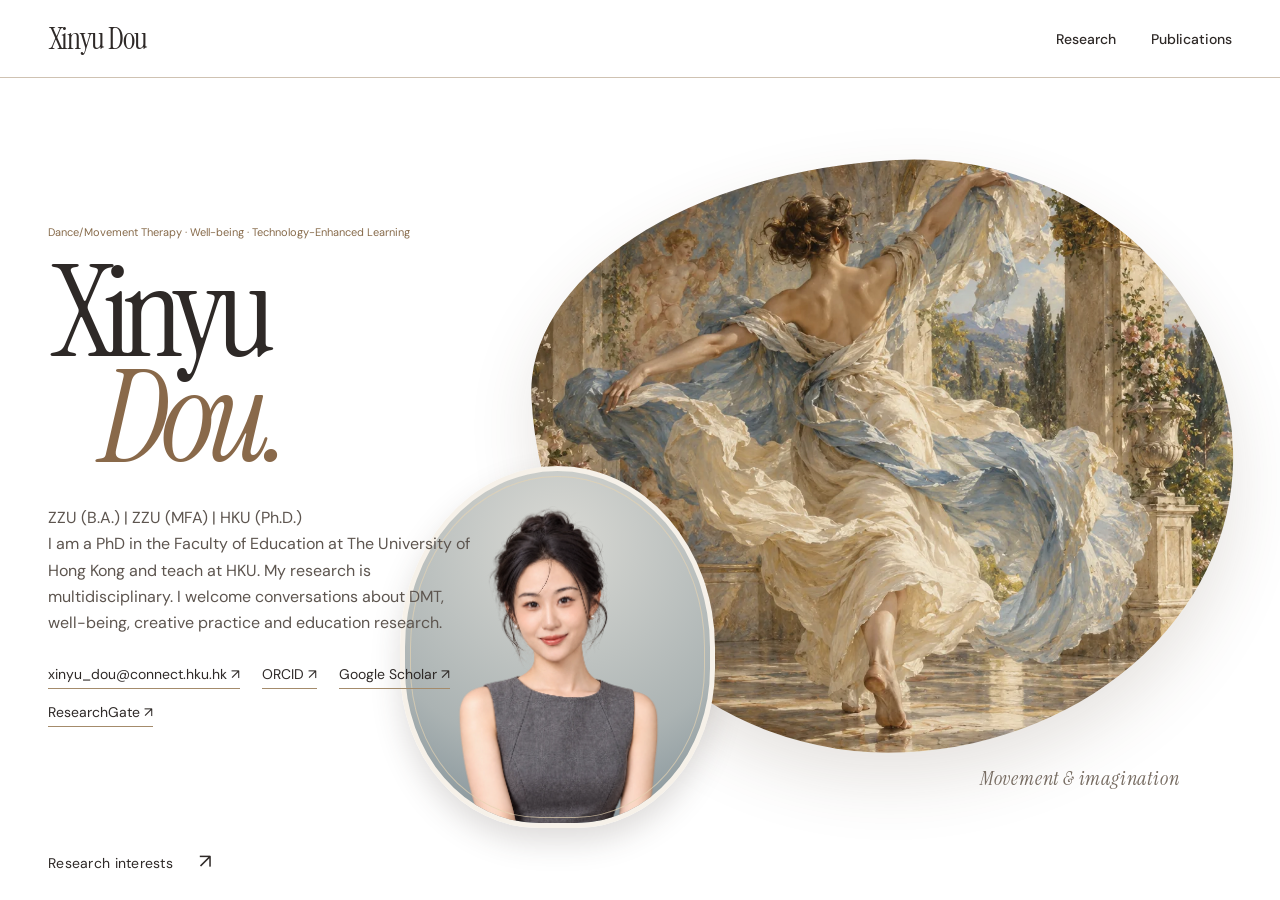
<file: index.html>
<!doctype html>
<html lang="en">
<head>
  <meta charset="utf-8">
  <meta name="viewport" content="width=device-width, initial-scale=1">
  <meta name="theme-color" content="#f6f1e9">
  <meta name="description" content="Xinyu Dou studies dance, well-being, creativity and education. Explore her research, publications and current project, Loosening the Academic Body.">
  <title>Xinyu Dou — Dance, Well-being & Education</title>
  <link rel="icon" href="data:image/svg+xml,%3Csvg xmlns='http://www.w3.org/2000/svg' viewBox='0 0 64 64'%3E%3Crect width='64' height='64' rx='32' fill='%231e2929'/%3E%3Ctext x='32' y='43' text-anchor='middle' fill='%23f5f1e9' font-family='Georgia' font-size='34'%3EX%3C/text%3E%3C/svg%3E">
  <link rel="stylesheet" href="style.css?v=fullpage-1">
</head>
<body class="home">
  <header class="site-header"><div class="container header-inner">
    <a class="brand" href="#home" aria-label="Xinyu Dou, home">Xinyu Dou</a>
    <nav aria-label="Main navigation"><a href="#research">Research</a><a href="#publications">Publications</a></nav>
  </div></header>
  <main>
    <section class="hero" id="home" aria-labelledby="hero-heading">
      <div class="container hero-inner">
        <div class="hero-composition">
          <div class="hero-content">
            <p class="hero-kicker">Dance/Movement Therapy · Well-being · Technology-Enhanced Learning</p>
            <h1 id="hero-heading">Xinyu<br><em>Dou.</em></h1>
            <p class="hero-lead">ZZU (B.A.) | ZZU (MFA) | HKU (Ph.D.)<br>I am a PhD in the Faculty of Education at The University of Hong Kong and teach at HKU. My research is multidisciplinary. I welcome conversations about DMT, well-being, creative practice and education research.</p>
            <div class="hero-links" aria-label="Contact and academic profiles"><a href="mailto:xinyu_dou@connect.hku.hk">xinyu_dou@connect.hku.hk ↗</a><a href="https://orcid.org/0000-0001-5533-6642" target="_blank" rel="noopener noreferrer">ORCID ↗</a><a href="https://scholar.google.com/citations?hl=zh-CN&amp;user=8hq6ZG4AAAAJ" target="_blank" rel="noopener noreferrer">Google Scholar ↗</a><a href="https://www.researchgate.net/profile/Xinyu-Dou-6" target="_blank" rel="noopener noreferrer">ResearchGate ↗</a></div>
          </div>
          <figure class="hero-art hero-portrait"><div class="hero-painting"><img src="dance-allegory.webp" alt="Oil painting of a dancer turning beneath classical arches, with flowing blue and ivory fabric" width="1536" height="1024"></div><div class="portrait-medallion"><img src="xinyu-cutout.webp" alt="Portrait of Xinyu Dou" width="1122" height="1402"></div><figcaption>Movement &amp; imagination</figcaption></figure>
        </div>
        <a class="hero-next" href="#research">Research interests <span aria-hidden="true">↗</span></a>
      </div>
    </section>

    <section class="research" id="research" aria-labelledby="research-heading" tabindex="0">
      <div class="research-stage-top container"><h2 id="research-heading">Research <em>interests</em></h2><span id="research-position" aria-live="polite">01 / 04</span></div>
      <div class="research-stage" aria-live="off" data-active="1">
        <article class="research-panel is-active" id="interest-1"><div class="container panel-inner"><span class="panel-index">01</span><div class="panel-copy"><span class="panel-overline">Current focus</span><h3>Dance, well-being &amp; university student's life</h3><p>Currently, I'm working on using LMA to better understand how involution-linked distress and self-destructive behavior develop, how to predict them, and how to prevent them.</p></div></div></article>
        <article class="research-panel" id="interest-2" aria-hidden="true" inert><div class="container panel-inner"><span class="panel-index">02</span><div class="panel-copy"><h3>Creativity &amp; mental health</h3><p>Evidence synthesis on creative activities, psychological well-being and how both are defined and measured.</p></div></div></article>
        <article class="research-panel" id="interest-3" aria-hidden="true" inert><div class="container panel-inner"><span class="panel-index">03</span><div class="panel-copy"><h3>Dance education &amp; research quality</h3><p>Creative thinking, curricula and stronger conceptual and methodological foundations for dance research.</p></div></div></article>
        <article class="research-panel" id="interest-4" aria-hidden="true" inert><div class="container panel-inner"><span class="panel-index">04</span><div class="panel-copy"><h3>Technology-enhanced dance learning</h3><p>Digital media and AI in dance education, with artistic and embodied learning kept in view.</p></div></div></article>
        <figure class="research-art" role="img" aria-label="A dancer moving beneath classical arches"><div class="art-scene is-active" aria-hidden="true"><img class="art-person" src="research-dance-person.webp" alt="" decoding="async"></div><div class="art-scene" aria-hidden="true"><img class="art-person" src="research-creativity-person.webp" alt="" decoding="async"></div><div class="art-scene" aria-hidden="true"><img class="art-person" src="research-education-person.webp" alt="" decoding="async"></div><div class="art-scene" aria-hidden="true"><img class="art-person" src="research-technology-person.webp" alt="" decoding="async"></div></figure>
      </div>
      <div class="research-stage-bottom container"><div class="research-dots" role="group" aria-label="Choose research interest"><button type="button" class="is-active" aria-label="Show interest 1" aria-current="true">01</button><button type="button" aria-label="Show interest 2">02</button><button type="button" aria-label="Show interest 3">03</button><button type="button" aria-label="Show interest 4">04</button></div><div class="research-controls"><button type="button" id="interest-prev" aria-label="Previous research interest">←</button><button type="button" id="interest-next" aria-label="Next research interest">→</button><a href="#publications">Publications ↗</a></div></div>
    </section>

    <section class="section publication" id="publications" aria-labelledby="pub-heading"><div class="container">
      <div class="section-top"><div><div class="eyebrow">02 / Publications</div><h2 id="pub-heading">Writing across<br><em>art & evidence.</em></h2></div></div>
      <div class="pub-list">
        <article class="pub-item"><span class="pub-year">2026</span><div><h3>Dance-Based Interventions for Mental Health: A Comprehensive and Quality-Sensitive Umbrella Review of Definitions, Measurement Practices, and Evidence Fragmentation</h3><p><strong class="author-self">Dou, X.</strong>, & Zhu, X. · Annals of the New York Academy of Sciences <span class="index-badge">SCIE</span> <span class="jcr">JCR 2025 · Q1</span></p></div><a class="doi" href="https://doi.org/10.1111/nyas.70358" target="_blank" rel="noopener noreferrer" aria-label="Open DOI for Dance-Based Interventions for Mental Health">Read paper ↗</a></article>
        <article class="pub-item"><span class="pub-year">2025</span><div><h3>Evaluating the research quality of dance education articles in China: Implications for internationalization of dance education in peripheral countries</h3><p><strong class="author-self">Dou, X.</strong> · Research in Dance Education <span class="index-badge">A&amp;HCI</span></p></div><a class="doi" href="https://doi.org/10.1080/14647893.2025.2524148" target="_blank" rel="noopener noreferrer" aria-label="Open DOI for Evaluating the research quality of dance education articles in China">Read paper ↗</a></article>
        <article class="pub-item"><span class="pub-year">2025</span><div><h3>Chinese dance curriculum politics and students’ creativity</h3><p><strong class="author-self">Dou, X.</strong>, Jia, L., & Jiao, W. J. · Research in Dance Education <span class="index-badge">A&amp;HCI</span></p></div><a class="doi" href="https://doi.org/10.1080/14647893.2025.2524118" target="_blank" rel="noopener noreferrer" aria-label="Open DOI for Chinese dance curriculum politics and students’ creativity">Read paper ↗</a></article>
        <article class="pub-item"><span class="pub-year">2024</span><div><h3>Can free-view media processing technology increase classroom performance?</h3><p><strong class="author-self">Dou, X.</strong> · Technology, Pedagogy and Education <span class="index-badge">SSCI</span> <span class="jcr">JCR 2025 · Q1</span></p></div><a class="doi" href="https://doi.org/10.1080/1475939X.2024.2342328" target="_blank" rel="noopener noreferrer" aria-label="Open DOI for free-view media processing technology paper">Read paper ↗</a></article>
        <article class="pub-item"><span class="pub-year">2024</span><div><h3>The Aid of ChatGPT to Dance Education: A Theoretical Exploration Based on TPACK</h3><p><strong class="author-self">Dou, X.</strong> · Research in Dance Education <span class="index-badge">A&amp;HCI</span></p></div><a class="doi" href="https://doi.org/10.1080/14647893.2024.2371897" target="_blank" rel="noopener noreferrer" aria-label="Open DOI for ChatGPT and dance education paper">Read paper ↗</a></article>
        <article class="pub-item"><span class="pub-year">2022</span><div><h3>Interactive association of negative creative thinking and malevolent creative thinking</h3><p><strong class="author-self">Dou, X.</strong>, Dou, X., & Jia, L. · Frontiers in Psychology <span class="index-badge">SSCI</span> <span class="jcr">JCR 2025 · Q1</span></p></div><a class="doi" href="https://doi.org/10.3389/fpsyg.2022.939672" target="_blank" rel="noopener noreferrer" aria-label="Open DOI for negative and malevolent creative thinking paper">Read paper ↗</a></article>
        <article class="pub-item"><span class="pub-year">2021</span><div><h3>The linkage cultivation of creative thinking and innovative thinking in dance choreography</h3><p><strong class="author-self">Dou, X.</strong>, Li, H., & Jia, L. · Thinking Skills and Creativity <span class="index-badge">SSCI</span> <span class="jcr">JCR 2025 · Q1</span></p></div><a class="doi" href="https://doi.org/10.1016/j.tsc.2021.100896" target="_blank" rel="noopener noreferrer" aria-label="Open DOI for creative and innovative thinking in dance choreography paper">Read paper ↗</a></article>
        <article class="pub-item"><span class="pub-year">2021</span><div><h3>Improvisational dance-based psychological training of college students’ dance improvement</h3><p><strong class="author-self">Dou, X.</strong>, Jia, L., & Ge, J. · Frontiers in Psychology <span class="index-badge">SSCI</span> <span class="jcr">JCR 2025 · Q1</span></p></div><a class="doi" href="https://doi.org/10.3389/fpsyg.2021.663223" target="_blank" rel="noopener noreferrer" aria-label="Open DOI for improvisational dance-based psychological training paper">Read paper ↗</a></article>
      </div>
      <p class="jcr-note">Index labels identify A&amp;HCI, SSCI or SCIE coverage. JCR quartiles for SSCI and SCIE journals reflect 2025 JIF data in the 2026 Journal Citation Reports release. <a href="https://clarivate.com/academia-government/blog/2024-journal-citation-reports-changes-to-rankings-and-quartiles/" target="_blank" rel="noopener noreferrer">JCR methodology ↗</a></p>
    </div></section>
  </main>
  <footer><div class="container footer-inner"><strong>© 2026 Xinyu Dou</strong><span>Dance · Well-being · Education</span><a href="index.html">Home ↑</a></div></footer>
  <script src="research.js?v=fullpage-1" defer></script>
  <script src="site-motion.js?v=fullpage-1" defer></script>
</body>
</html>
</file>
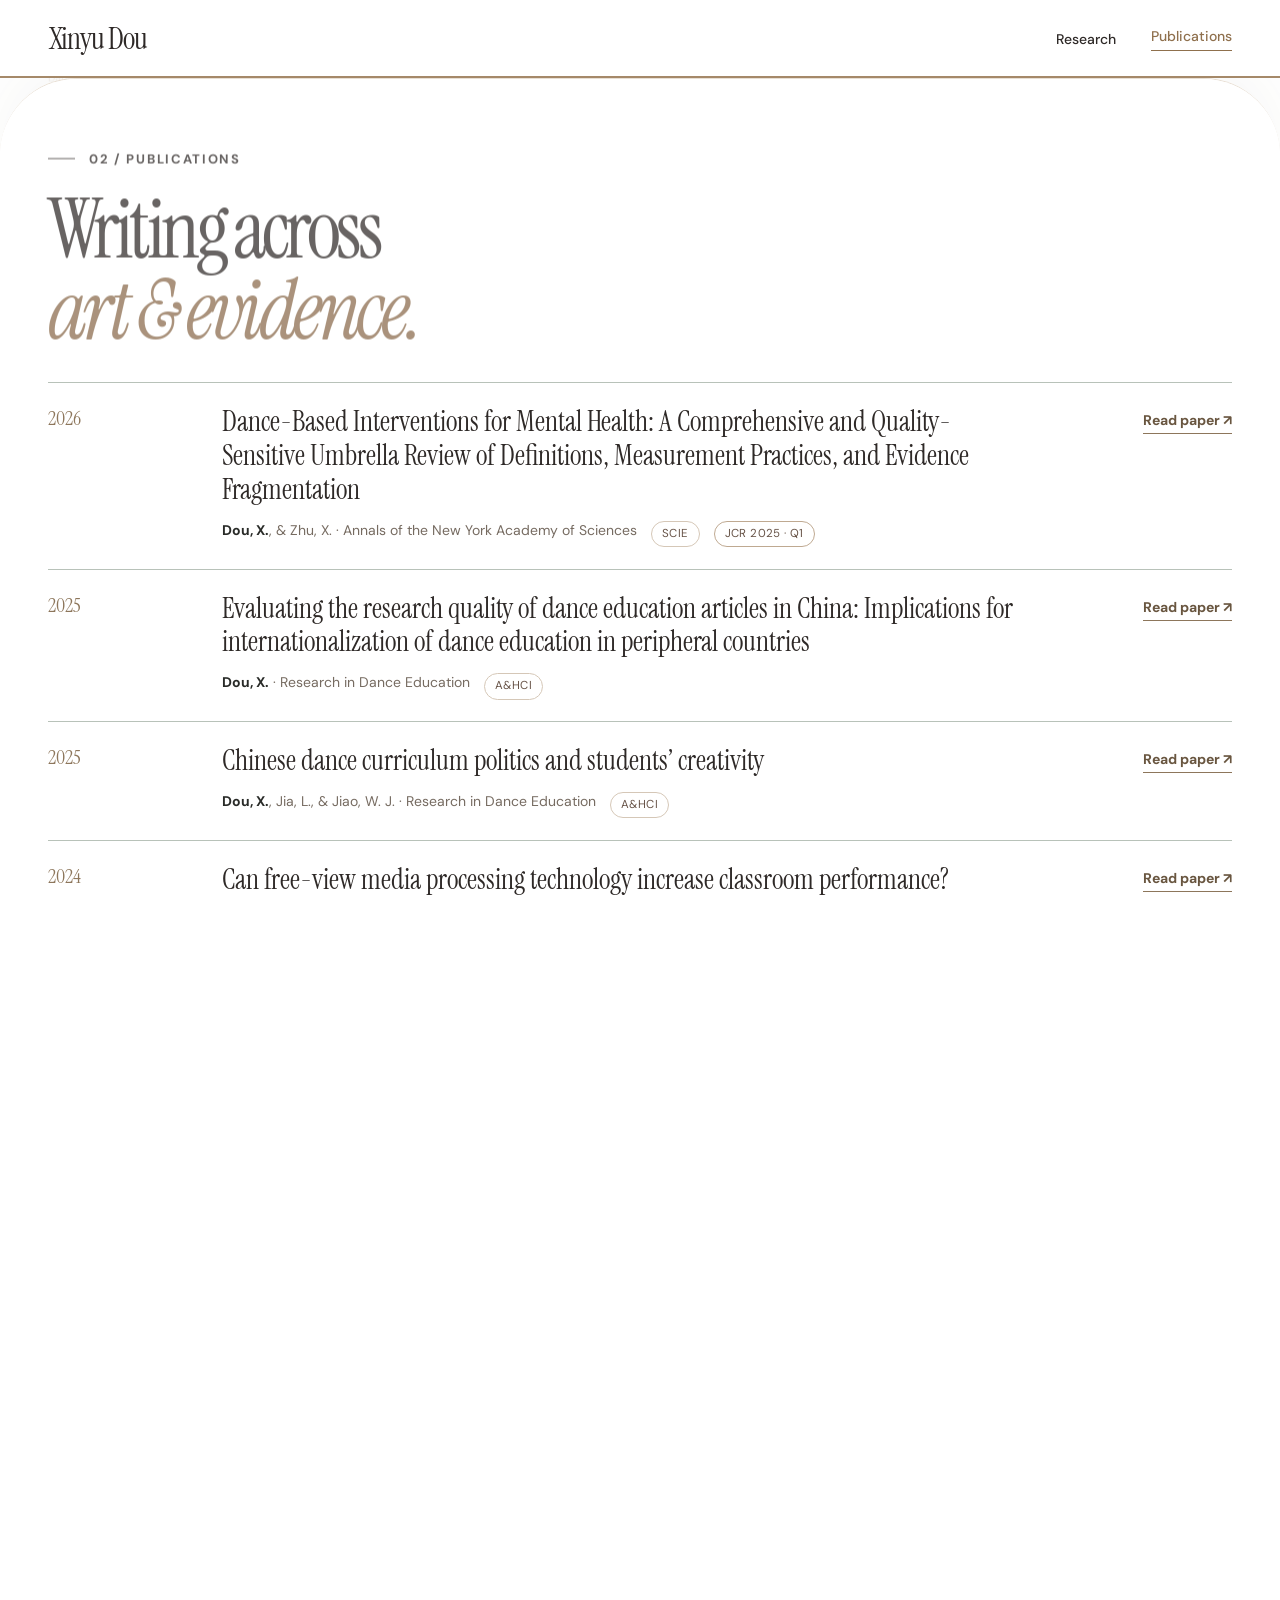
<file: publications.html>
<!doctype html><html lang="en"><head><meta charset="utf-8"><meta name="viewport" content="width=device-width,initial-scale=1"><meta http-equiv="refresh" content="0; url=index.html#publications"><title>Xinyu Dou</title><link rel="canonical" href="index.html#publications"></head><body><p><a href="index.html#publications">Continue to Publications</a></p></body></html>
</file>
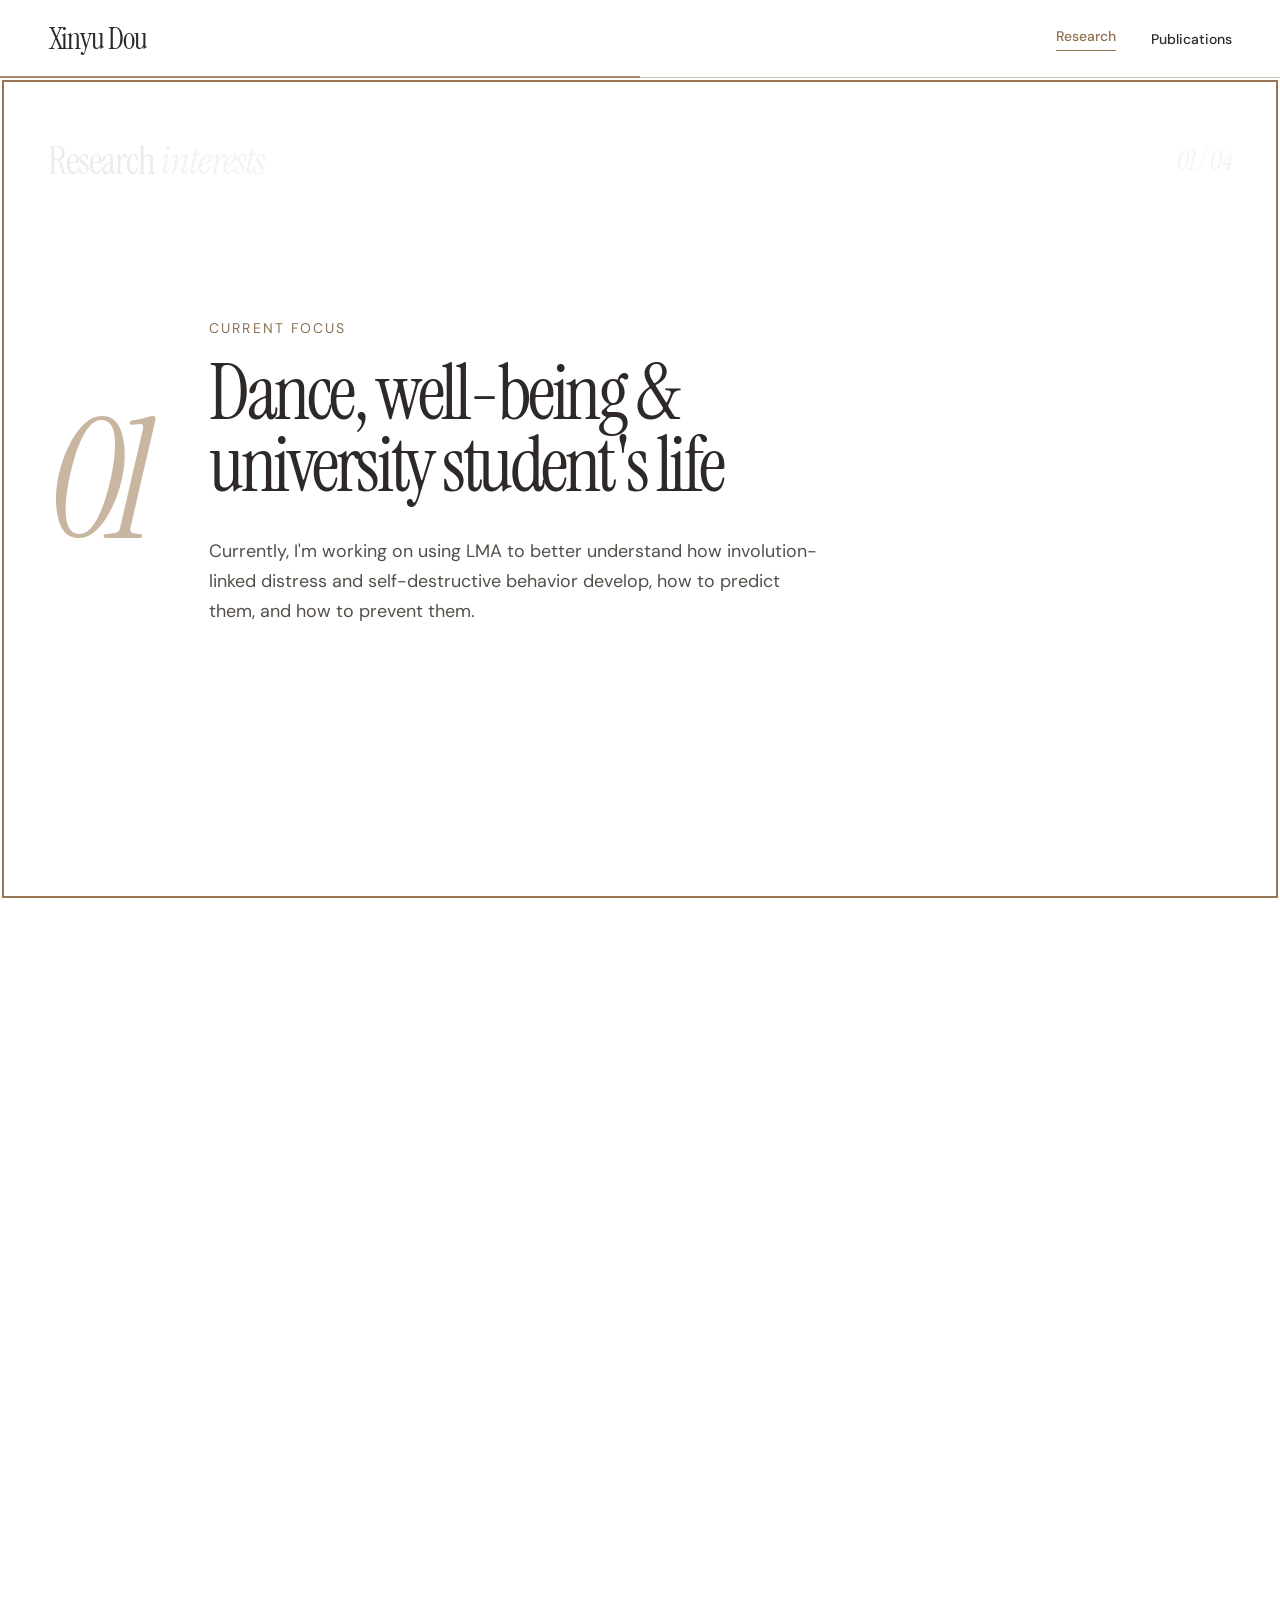
<file: research.html>
<!doctype html><html lang="en"><head><meta charset="utf-8"><meta name="viewport" content="width=device-width,initial-scale=1"><meta http-equiv="refresh" content="0; url=index.html#research"><title>Xinyu Dou</title><link rel="canonical" href="index.html#research"></head><body><p><a href="index.html#research">Continue to Research</a></p></body></html>
</file>
<file: style.css>
@import url('https://fonts.googleapis.com/css2?family=DM+Sans:wght@400;500;600;700&family=Instrument+Serif:ital@0;1&display=swap');
:root{--paper:#f7f7f3;--ink:#212421;--muted:#667069;--line:#ccd2cb;--soft:#ebeee9;--white:#fff}
*{box-sizing:border-box}
html{scroll-behavior:smooth}
body{margin:0;background:var(--paper);color:var(--ink);font-family:"DM Sans",Arial,sans-serif;-webkit-font-smoothing:antialiased}
a{color:inherit;text-decoration:none}
a:focus-visible,summary:focus-visible{outline:2px solid #708573;outline-offset:5px}
h1,h2,h3,p{margin-top:0}
.container{width:min(1360px,calc(100% - 96px));margin-inline:auto}
.eyebrow,.card-label{font-size:11px;font-weight:700;letter-spacing:.17em;text-transform:uppercase}
.eyebrow{display:flex;gap:14px;align-items:center}
.eyebrow:before{content:"";height:1px;width:27px;background:currentColor}
.accent{color:var(--muted)}
.site-header{border-bottom:1px solid var(--line)}
.header-inner{height:77px;display:flex;align-items:center;justify-content:space-between}
.brand{font:29px/1 "Instrument Serif",Georgia,serif;letter-spacing:-.035em}
.brand small{font:700 9px "DM Sans",Arial,sans-serif;letter-spacing:.19em;text-transform:uppercase;margin-left:8px;color:var(--muted)}
nav{display:flex;align-items:center;gap:35px;font-size:12px;font-weight:700}
nav a:hover{color:#6d806e}
.nav-contact{border:1px solid var(--ink);padding:11px 18px;border-radius:100px;transition:background .2s,color .2s}
.nav-contact:hover{background:var(--ink);color:var(--paper)}

.hero{overflow:hidden}
.hero-inner{position:relative;min-height:770px;display:flex;flex-direction:column}
.hero-topline{display:flex;align-items:center;justify-content:space-between;padding:31px 0;font-size:10px;font-weight:700;letter-spacing:.14em;text-transform:uppercase;color:var(--muted)}
.hero-heading-wrap{display:grid;grid-template-columns:13% 87%;align-items:start;margin:66px 0 43px}
.hero-number{font:12px "DM Sans",Arial,sans-serif;color:var(--muted);padding-top:19px;letter-spacing:.12em}
h1,h2,h3{font-family:"Instrument Serif",Georgia,serif;font-weight:400}
h1{font-size:clamp(86px,11vw,168px);line-height:.86;letter-spacing:-.065em;margin:0;white-space:nowrap}
h1 em{font-style:italic;font-weight:400;display:inline-block;margin-left:10%;color:#58695d}
.hero-bottom{display:grid;grid-template-columns:1fr .8fr;gap:9%;align-items:end;margin-left:13%}
.hero-lead{font-size:18px;line-height:1.75;max-width:490px;margin:0;color:#3f4942}
.hero-lead strong{font-weight:700;color:var(--ink)}
.hero-action{display:flex;align-items:end;gap:34px}
.hero-action>span{font-size:11px;line-height:1.65;color:var(--muted);white-space:nowrap}
.button{background:var(--ink);color:white;display:inline-flex;align-items:center;justify-content:space-between;gap:30px;min-width:198px;padding:16px 19px;border-radius:100px;font-size:12px;font-weight:700;transition:transform .2s,background .2s}
.button:hover{transform:translateY(-2px);background:#49584b}
.arrow{font-size:19px;font-weight:400;line-height:11px}
.gesture{display:block;width:110%;height:auto;max-height:160px;margin:42px -5% -1px;color:#627766;align-self:center}

.section{padding:112px 0}
.section-top{display:grid;grid-template-columns:1fr 290px;gap:80px;align-items:end;margin-bottom:53px}
.section-top h2{font-size:clamp(60px,6.5vw,102px);line-height:.97;letter-spacing:-.055em;margin:22px 0 0}
.section-top h2 em{font-style:italic;font-weight:400;color:#617464}
.section-top>p{font-size:13px;line-height:1.85;color:var(--muted);margin:0 0 5px}
.research{background:#fff}
.research-grid{border-top:1px solid var(--line)}
.feature{display:grid;grid-template-columns:13% 87%;border-bottom:1px solid var(--line);padding:43px 0 50px}
.card-label{color:var(--muted);line-height:1.5}
.feature-inner{display:grid;grid-template-columns:1.1fr .9fr;gap:28px 72px;align-items:start}
.feature h3{font-size:clamp(53px,5.2vw,78px);line-height:.99;letter-spacing:-.045em;margin:0}
.feature p{font-size:14px;line-height:1.85;color:#536057;margin:7px 0 0;max-width:450px}
.project{grid-column:1/-1;font-size:11px;font-weight:700;letter-spacing:.05em;color:#566d5a}
.side-grid{display:block}
.research-card{display:grid;grid-template-columns:13% 87%;border-bottom:1px solid var(--line);padding:34px 0;transition:background .2s}
.research-card:hover{background:#f8faf7}
.research-card .num{font:20px "Instrument Serif",Georgia,serif;color:var(--muted)}
.research-card>div{display:grid;grid-template-columns:1.1fr .9fr;gap:72px}
.research-card h3{font-size:clamp(33px,3.3vw,49px);line-height:1.08;letter-spacing:-.03em;margin:0}
.research-card p{font-size:13px;line-height:1.8;color:var(--muted);margin:3px 0 0;max-width:445px}

.publication{background:var(--soft);padding-bottom:80px}
.pub-list{border-top:1px solid #b8c2b9}
.pub-item{display:grid;grid-template-columns:13% 1fr 125px;gap:20px;border-bottom:1px solid #b8c2b9;padding:27px 0;transition:padding .2s}
.pub-item:hover{padding-left:7px}
.pub-year{font:20px "Instrument Serif",Georgia,serif;color:#667b69}
.pub-item h3{font-size:clamp(25px,2.5vw,37px);line-height:1.2;margin:0 0 9px;max-width:810px}
.pub-item p{font-size:12px;color:var(--muted);line-height:1.6;margin:0}
.doi{justify-self:end;align-self:start;border-bottom:1px solid #617464;padding-bottom:4px;margin-top:6px;color:#455d49;font-size:11px;font-weight:700;white-space:nowrap}
.doi:hover{color:#1e3322}
details{border-bottom:1px solid #b8c2b9}
details summary{list-style:none;cursor:pointer;padding:22px 0;display:flex;align-items:center;justify-content:space-between;font-size:12px;font-weight:700;color:#455d49}
details summary::-webkit-details-marker{display:none}
details summary span:last-child{font-size:21px;line-height:12px;transition:transform .2s}
details[open] summary span:last-child{transform:rotate(45deg)}
.contact-panel{background:#262d27;color:#f7f8f3;margin-top:106px;padding:48px 58px;display:grid;grid-template-columns:.95fr 1.05fr;gap:55px;align-items:end}
.contact-panel h2{font-size:clamp(50px,5.7vw,86px);line-height:1.04;letter-spacing:-.04em;margin:21px 0 0}
.contact-panel p{font-size:14px;color:#c7d1c7;line-height:1.85;max-width:540px;margin:0 0 23px}
.contact-links{display:flex;gap:27px;flex-wrap:wrap}
.contact-links a{font-size:14px;color:#e4f0df;border-bottom:1px solid #94b094;padding-bottom:5px;overflow-wrap:anywhere}
.contact-links a:hover{color:white}
footer{background:var(--soft)}
.footer-inner{border-top:1px solid #b8c2b9;padding:29px 0 36px;display:flex;justify-content:space-between;gap:20px;font-size:11px;color:var(--muted)}
.footer-inner strong{color:var(--ink);font-weight:600}

@media(max-width:1050px){
  h1{font-size:clamp(78px,10.5vw,135px)}
  .hero-bottom{grid-template-columns:1fr;gap:26px}
  .hero-action{align-items:center}
  .feature-inner,.research-card>div{gap:34px}
  .section-top{gap:35px}
  .pub-item{grid-template-columns:90px 1fr 105px}
}
@media(max-width:760px){
  .container{width:calc(100% - 38px)}
  .header-inner{height:68px}
  .brand{font-size:25px}
  nav{gap:15px}
  nav a:nth-child(2){display:none}
  .nav-contact{padding:9px 12px}
  .hero-inner{min-height:0}
  .hero-topline{padding:23px 0}
  .hero-topline span:last-child{display:none}
  .hero-heading-wrap{display:block;margin:57px 0 30px}
  .hero-number{padding:0 0 15px}
  h1{font-size:clamp(67px,13vw,105px);white-space:normal;line-height:.91}
  h1 em{margin-left:0}
  .hero-bottom{margin:0;gap:26px}
  .hero-lead{font-size:15px}
  .hero-action{justify-content:space-between;flex-wrap:wrap;gap:15px}
  .gesture{width:130%;margin:31px -15% -1px;max-height:110px}
  .section{padding:76px 0}
  .section-top{display:block;margin-bottom:36px}
  .section-top h2{font-size:clamp(58px,11vw,83px)}
  .section-top>p{margin:20px 0 0}
  .feature,.research-card{grid-template-columns:44px 1fr;gap:12px}
  .feature{padding:31px 0 35px}
  .feature-inner,.research-card>div{display:block}
  .feature h3{font-size:clamp(50px,9.5vw,75px)}
  .feature p{margin-top:22px}
  .project{margin-top:29px}
  .research-card{padding:25px 0}
  .research-card h3{font-size:37px}
  .research-card p{margin-top:13px}
  .pub-item{grid-template-columns:48px 1fr;gap:12px;padding:22px 0}
  .pub-item h3{font-size:25px}
  .doi{grid-column:2;justify-self:start;margin-top:0}
  .contact-panel{display:block;margin-top:70px;padding:31px 26px}
  .contact-panel h2{font-size:64px;margin-bottom:28px}
  .footer-inner{flex-direction:column}
}
@media(max-width:430px){
  nav a:first-child{display:none}
  h1{font-size:64px}
  .hero-action>span{font-size:10px}
  .feature h3{font-size:51px}
  .research-card h3{font-size:33px}
  .contact-panel h2{font-size:55px}
}
@media(prefers-reduced-motion:reduce){html{scroll-behavior:auto}*,*:before,*:after{transition:none!important}}

/* A quiet, type-led opening screen. */
.hero{background:#fff}
.hero-inner{min-height:calc(100svh - 78px);max-height:none;justify-content:center;padding-top:90px;padding-bottom:90px}
.hero-content{max-width:900px;margin:auto 0}
.hero-kicker{font-size:14px;letter-spacing:.12em;text-transform:uppercase;color:var(--muted);margin-bottom:30px}
.hero h1{font-size:clamp(76px,10vw,156px);line-height:1;letter-spacing:-.055em;white-space:normal}
.hero .hero-lead{font-size:19px;line-height:1.55;margin-top:32px;color:var(--muted);font-weight:400}
.hero-next{position:absolute;bottom:38px;left:0;font-size:14px;border-bottom:1px solid var(--line);padding-bottom:8px}
.hero-next span{margin-left:36px}
.hero-next:hover{border-color:var(--ink)}
@media(max-width:760px){.hero-inner{min-height:calc(100svh - 69px);padding-top:60px;padding-bottom:90px}.hero h1{font-size:clamp(65px,15vw,105px)}.hero-kicker{font-size:12px}.hero .hero-lead{font-size:17px}.hero-next{bottom:30px}}

/* An editorial gallery inspired by painted fabric and historical books. */
:root{--paper:#f6f1e9;--ink:#2e2927;--muted:#766b61;--line:#cfc2b2;--soft:#eee7dd;--white:#fffaf3}
body{background:var(--paper)}
.site-header{background:var(--paper);border-color:var(--line)}
.brand{font-size:30px}
.brand small{color:#806c55}
nav{font-size:14px;font-weight:500}
nav a:hover,.doi:hover{color:#a27948}
.nav-contact{border-radius:0;border-color:var(--line)}
.nav-contact:hover{background:var(--ink);color:var(--paper)}
.hero{background:var(--paper)}
.hero-inner{min-height:calc(100svh - 78px);padding-block:55px 75px}
.hero-composition{display:grid;grid-template-columns:minmax(0,.9fr) minmax(0,1.1fr);align-items:center;gap:clamp(20px,4vw,72px);width:100%;margin:auto 0}
.hero-content{z-index:1;margin:0;align-self:center}
.hero-kicker{font-size:13px;letter-spacing:.2em;margin-bottom:28px;color:#8b745b}
.hero h1{font-size:clamp(86px,10vw,156px);line-height:.82;letter-spacing:-.065em;white-space:normal}
.hero h1 em{font-weight:400;font-style:italic;margin-left:12%;color:#89694a}
.hero .hero-lead{font-size:18px;line-height:1.65;margin:50px 0 0 13%;color:#5d554f}
.hero-art{position:relative;margin:0;min-width:0;padding:12px;background:#e1d5c3;box-shadow:0 22px 60px #34251920}
.hero-art:before{content:"";position:absolute;inset:5px;border:1px solid #f9f0de;pointer-events:none;z-index:1}
.hero-art img{display:block;width:100%;aspect-ratio:4/5;object-fit:cover;object-position:70% center}
.hero-art figcaption{position:absolute;right:18px;bottom:-34px;font:italic 16px "Instrument Serif",Georgia,serif;color:#766b61}
.hero-next{bottom:28px;border:0;font-size:14px;letter-spacing:.02em}
.hero-next span{font-size:20px;margin-left:22px;display:inline-block;transition:transform .25s}
.hero-next:hover span{transform:translateY(5px)}
.section{padding-block:115px}
.research{background:#fffaf3}
.publication{background:#eee7dd}
.section-top h2,.contact-panel h2{font-size:clamp(58px,6.5vw,100px)}
.section-top h2 em{color:#89694a}
.section-top>p,.feature p,.research-card p,.contact-panel p{font-size:16px;line-height:1.75}
.eyebrow,.card-label{font-size:13px;letter-spacing:.13em}
.feature{grid-template-columns:16% 84%;padding-block:48px}
.feature-inner{grid-template-columns:1.1fr .9fr}
.feature h3{font-size:clamp(54px,5.4vw,86px)}
.project{font-size:13px;color:#866f55}
.research-scroll-heading{display:flex;align-items:center;justify-content:space-between;padding:40px 0 20px;font:italic 29px "Instrument Serif",Georgia,serif}
.scroll-controls{display:flex;gap:8px}
.scroll-controls button{width:42px;height:42px;border:1px solid var(--line);border-radius:50%;background:transparent;color:var(--ink);font-size:21px;cursor:pointer}
.scroll-controls button:hover{background:var(--ink);color:#fff}
.side-grid{display:flex;overflow-x:auto;scroll-snap-type:x mandatory;scrollbar-width:thin;gap:16px;padding-bottom:24px}
.research-card{flex:0 0 min(410px,82vw);min-height:280px;display:flex;flex-direction:column;justify-content:space-between;scroll-snap-align:start;border:1px solid var(--line);padding:28px 30px;background:#f6f1e9}
.research-card:hover{background:#efe5d8}
.research-card .num{font-size:23px;color:#94785c}
.research-card>div{display:block}
.research-card h3{font-size:44px}
.research-card p{margin:14px 0 0}
.pub-item h3{font-size:clamp(27px,2.7vw,39px)}
.pub-item p{font-size:14px}
.pub-year{color:#8d765b}
.doi{font-size:14px;color:#695640;border-color:#8d765b}
details summary{font-size:15px;color:#695640}
.contact-panel{background:#342e2a}
.contact-panel p{color:#dfd4c8}
.contact-links a{color:#f3e3c8;border-color:#b19774}
footer{background:#eee7dd}
@media(max-width:900px){.hero-composition{grid-template-columns:1fr 1fr}.hero h1{font-size:clamp(70px,10vw,105px)}.hero .hero-lead{margin-left:0;margin-top:32px}.hero-art img{aspect-ratio:3/4}}
@media(max-width:760px){.hero-inner{padding:42px 0 85px;min-height:calc(100svh - 69px)}.hero-composition{grid-template-columns:1fr;gap:35px}.hero-content{order:1}.hero-art{order:0;width:min(72%,360px);justify-self:end;padding:7px}.hero-art img{aspect-ratio:1.28;object-position:70% 58%}.hero-art figcaption{display:none}.hero-kicker{margin-bottom:18px;font-size:12px}.hero h1{font-size:clamp(68px,15vw,105px)}.hero h1 br{display:none}.hero h1 em{margin-left:0}.hero .hero-lead{font-size:16px;margin-top:20px}.hero-next{bottom:25px}.section{padding-block:80px}.feature{display:block}.feature-inner{display:block}.feature h3{font-size:58px}.feature p{margin-top:22px}.project{margin-top:22px}.research-card{flex-basis:min(330px,82vw);min-height:270px}.research-card h3{font-size:38px}.section-top>p{font-size:16px}.contact-panel h2{font-size:58px}}
@media(max-width:430px){.hero-art{width:78%}.hero h1{font-size:68px}.hero-kicker{letter-spacing:.12em}.research-card{padding:23px}.research-card h3{font-size:34px}}
@media(prefers-reduced-motion:no-preference){.hero-art{animation:arrive .9s ease-out both}.hero-content{animation:arrive .9s .12s ease-out both}@keyframes arrive{from{opacity:0;transform:translateY(18px)}to{opacity:1;transform:translateY(0)}}@supports(animation-timeline:view()){.research-card,.pub-item{animation:reveal linear both;animation-timeline:view();animation-range:entry 0% entry 30%}@keyframes reveal{from{opacity:.35;transform:translateY(18px)}to{opacity:1;transform:translateY(0)}}}}

/* The supplied portrait is cut out and set in a soft medallion. */
.hero-portrait{background:none;box-shadow:none;padding:0;justify-self:center;width:min(100%,520px)}
.hero-portrait:before{display:none}
.portrait-medallion{position:relative;width:100%;aspect-ratio:1/1.12;border-radius:48% 48% 7% 7%;background:radial-gradient(circle at 52% 30%,#b3c0cc 0%,#7b91aa 52%,#405776 100%);overflow:hidden;box-shadow:0 22px 65px #35404b28}
.portrait-medallion:before{content:"";position:absolute;inset:10px;border:1px solid #e6d4b3aa;border-radius:48% 48% 7% 7%;z-index:2;pointer-events:none}
.hero-portrait img{position:absolute;bottom:-12%;left:7%;width:86%;height:auto;aspect-ratio:auto;object-fit:contain;object-position:bottom;filter:none}
.hero-portrait figcaption{position:static;text-align:right;margin-top:13px;font-size:17px}
.dance-interlude{position:relative;height:min(53vw,570px);min-height:320px;overflow:hidden;background:#546376}
.dance-interlude img{width:100%;height:100%;object-fit:cover;object-position:center 55%;display:block}
.dance-interlude:after{content:"";position:absolute;inset:0;background:linear-gradient(90deg,#20273175,transparent 55%);pointer-events:none}
.dance-interlude span{position:absolute;z-index:1;left:max(5vw,30px);bottom:clamp(32px,5vw,70px);max-width:600px;color:#fff7ec;font:italic clamp(39px,5.3vw,80px)/1 "Instrument Serif",Georgia,serif;text-shadow:0 2px 16px #20263180}
@media(max-width:760px){.hero-portrait{width:min(73%,350px);justify-self:end}.portrait-medallion{aspect-ratio:1/1.04}.hero-portrait img{width:92%;left:4%;bottom:-17%}.hero-portrait figcaption{display:none}.dance-interlude{min-height:350px}.dance-interlude img{object-position:70% center}.dance-interlude span{max-width:270px}}

/* Curved, overlapping composition: the painting leads and the portrait signs it. */
.hero-inner{padding-block:55px 95px}
.hero-composition{grid-template-columns:minmax(0,.73fr) minmax(0,1.27fr);gap:0}
.hero-content{position:relative;z-index:3}
.hero-kicker{color:#876b4b}
.hero h1{font-size:clamp(86px,10vw,154px)}
.hero-portrait{position:relative;width:100%;height:clamp(460px,48vw,690px);max-width:750px;justify-self:end}
.hero-painting{position:absolute;inset:0 0 6% 7%;overflow:hidden;border-radius:54% 46% 49% 51% / 37% 51% 49% 63%;transform:rotate(-3deg);box-shadow:0 28px 65px #55402b25}
.hero-painting img{width:100%;height:100%;object-fit:cover;object-position:48% center;transform:scale(1.07) rotate(3deg)}
.portrait-medallion{position:absolute;z-index:2;left:-8%;bottom:-3%;width:34%;aspect-ratio:1/1.17;border-radius:50% 50% 44% 44%;background:radial-gradient(circle at 50% 25%,#d8d0c3,#a7a69f 72%,#6d7b88);border:7px solid var(--paper);box-shadow:0 14px 30px #40372d2c}
.portrait-medallion:before{inset:5px;border-radius:inherit}
.hero-portrait .portrait-medallion img{width:110%;left:-5%;bottom:-20%;height:auto;object-fit:contain}
.hero-portrait figcaption{position:absolute;right:7%;bottom:0;font-size:20px;letter-spacing:.04em}
.hero .hero-lead{margin-left:0}
.research{background:#fffaf3}
.research-grid{border:0}
.feature{grid-template-columns:14% 86%;border-top:1px solid var(--line);border-bottom:0;padding-block:50px 62px}
.feature-inner{grid-template-columns:1fr 1fr}
.feature h3{max-width:600px}
.research-scroll-heading{padding-top:20px}
.side-grid{gap:34px;padding:15px 6px 50px;scroll-padding:6px}
.research-card{position:relative;flex-basis:min(400px,78vw);min-height:300px;border:0;border-top:1px solid #a99170;border-radius:0;background:transparent;padding:22px 8px 15px;transition:color .2s}
.research-card:nth-child(2){margin-top:60px}
.research-card:nth-child(3){margin-top:24px}
.research-card:hover{background:transparent;color:#8b6848}
.research-card .num{font-size:30px}
.research-card h3{font-size:clamp(40px,3.4vw,53px)}
.research-card p{font-size:16px}
.publication{border-radius:7vw 7vw 0 0}
.contact-panel{border-radius:110px 18px 110px 18px;padding:65px 75px;background:#3b3937}
@media(max-width:900px){.hero h1{font-size:clamp(70px,10vw,110px)}.hero-portrait{height:clamp(380px,50vw,570px)}.portrait-medallion{width:39%}}
@media(max-width:760px){.hero-inner{padding-block:30px 80px}.hero-composition{display:flex;flex-direction:column;align-items:stretch}.hero-content{order:0}.hero-kicker{margin-bottom:18px}.hero h1{font-size:clamp(74px,15vw,108px)}.hero .hero-lead{margin-top:20px}.hero-portrait{order:1;height:clamp(300px,76vw,480px);width:88%;align-self:flex-end;margin-top:24px}.hero-painting{inset:0 0 5% 4%}.portrait-medallion{width:34%;left:-9%;bottom:-4%;border-width:5px}.hero-portrait .portrait-medallion img{width:110%;left:-5%;bottom:-20%}.hero-portrait figcaption{display:none}.hero-next{bottom:18px}.feature-inner{display:block}.feature{padding-bottom:45px}.research-card{flex-basis:min(320px,78vw);min-height:290px}.research-card:nth-child(2){margin-top:38px}.research-card:nth-child(3){margin-top:15px}.contact-panel{padding:44px 28px;border-radius:60px 10px 60px 10px}}
@media(max-width:430px){.hero-portrait{height:300px}.hero h1{font-size:70px}.hero .hero-lead{font-size:15px}.hero-next{font-size:13px}}
.orcid-inline{color:#695640;border-bottom:1px solid currentColor;text-underline-offset:3px}
.orcid-inline:hover{color:#a27948}
.hero .hero-lead{max-width:490px;font-size:16px;line-height:1.65;margin-top:34px}
.hero-links{display:flex;flex-wrap:wrap;gap:13px 22px;max-width:510px;margin-top:27px;font-size:14px;line-height:1.5}
.hero-links a{border-bottom:1px solid #a48b6b;padding-bottom:3px;overflow-wrap:anywhere}
.hero-links a:hover{color:#9a7451;border-color:currentColor}
@media(max-width:760px){.hero-inner{min-height:0}.hero .hero-lead{font-size:15px;margin-top:23px}.hero-links{font-size:14px;gap:10px 18px;margin-top:20px}.hero-next{position:static;align-self:flex-start;margin-top:35px}.hero-portrait{margin-top:30px}}

/* One research interest per vertical scroll stop. */
.research{height:100svh;overflow-y:auto;scroll-snap-type:y mandatory;overscroll-behavior-y:auto;scrollbar-width:thin;background:#f9f5ed}
.research-intro{min-height:100%;display:flex;flex-direction:column;justify-content:center;scroll-snap-align:start;scroll-snap-stop:always;padding-block:80px}
.research-intro h2{font:400 clamp(76px,9vw,148px)/.92 "Instrument Serif",Georgia,serif;letter-spacing:-.055em;margin:25px 0 20px}
.research-intro h2 em{font-weight:400;color:#8c7356}
.research-intro p{font-size:19px;color:#615a53}
.research-cue{font-size:14px;color:#846d51;margin-top:70px}
.research-panel{height:100%;min-height:650px;scroll-snap-align:start;scroll-snap-stop:always;overflow:hidden;background:#f2ebe1}
.research-panel:nth-of-type(2){background:#e9e9e5}
.research-panel:nth-of-type(3){background:#eee7dd}
.research-panel:nth-of-type(4){background:#e7e2d9}
.panel-inner{height:100%;display:grid;grid-template-columns:140px minmax(0,800px) 1fr;align-items:center;gap:clamp(24px,5vw,80px);position:relative}
.panel-index{align-self:start;margin-top:75px;font:italic 30px "Instrument Serif",Georgia,serif;color:#977d62}
.panel-copy{position:relative;z-index:1}
.panel-overline{display:block;font-size:14px;text-transform:uppercase;letter-spacing:.15em;color:#8b7255;margin-bottom:20px}
.panel-copy h3{font-size:clamp(64px,7.5vw,120px);line-height:.94;letter-spacing:-.045em;max-width:900px;margin-bottom:36px}
.panel-copy p{font-size:clamp(17px,1.4vw,21px);line-height:1.65;max-width:650px;color:#544f49}
.panel-copy .project{display:block;margin-top:24px;font-size:14px;letter-spacing:.02em}
.panel-next{align-self:end;justify-self:end;margin-bottom:60px;font-size:14px;color:#866d51;white-space:nowrap}
.research-panel:after{content:"";display:block;position:relative;width:35vw;height:35vw;max-width:520px;max-height:520px;border:1px solid #bba68e66;border-radius:48% 52% 59% 41% / 54% 38% 62% 46%;margin:-55vh -6vw 0 auto;pointer-events:none;transform:rotate(-18deg)}
.portrait-medallion{left:-11%;bottom:-6%;width:42%;aspect-ratio:1/1.15;background:radial-gradient(circle at 50% 20%,#d9d9d4,#abb3b3 65%,#7c8c94);border-width:5px}
.hero-portrait .portrait-medallion img{width:89%;left:5.5%;bottom:-5%}
@media(max-width:900px){.panel-inner{grid-template-columns:75px 1fr;gap:25px}.panel-next{position:absolute;right:0;bottom:0}.panel-index{margin-top:45px}.panel-copy h3{font-size:clamp(60px,9vw,95px)}}
@media(max-width:760px){.research{scroll-snap-type:y proximity}.research-intro{min-height:100%;padding-block:60px}.research-intro h2{font-size:clamp(70px,14vw,100px)}.research-panel{min-height:100%;height:auto}.panel-inner{display:flex;flex-direction:column;align-items:flex-start;justify-content:center;gap:25px;padding-block:85px 100px}.panel-index{margin:0;font-size:25px}.panel-copy h3{font-size:clamp(58px,11.7vw,80px);margin-bottom:25px}.panel-copy p{font-size:17px}.panel-next{right:0;bottom:22px;margin:0}.research-panel:after{display:none}.portrait-medallion{width:42%;left:-10%;bottom:-5%}.hero-portrait .portrait-medallion img{width:89%;left:5.5%;bottom:-5%}}

.site-header{position:sticky;top:0;z-index:50;background:#f6f1e9f2;backdrop-filter:blur(14px);-webkit-backdrop-filter:blur(14px)}
#home,#research,#publications{scroll-margin-top:78px}
.research{height:calc(100svh - 78px)}
@media(max-width:760px){#home,#research,#publications{scroll-margin-top:69px}.research{height:calc(100svh - 69px)}.header-inner{gap:18px}.brand{white-space:nowrap}nav{gap:18px}nav a:nth-child(2){display:inline}}
@media(max-width:430px){.brand{font-size:22px}nav{font-size:13px;gap:12px}nav a:first-child{display:inline}}

/* A single animated stage replaces the scrolling research document. */
.research{position:relative;overflow:hidden;scroll-snap-type:none;height:calc(100svh - 78px);min-height:630px;background:#f2ebe1;isolation:isolate}
.research:focus-visible{outline:2px solid #9a7451;outline-offset:-4px}
.research-stage{position:absolute;inset:0;z-index:0}
.research-stage-top,.research-stage-bottom{position:relative;z-index:5;display:flex;align-items:center;justify-content:space-between}
.research-stage-top{padding-top:42px}
.research-stage-top h2{font:400 clamp(27px,3vw,44px)/1.1 "Instrument Serif",Georgia,serif;letter-spacing:-.025em;margin:0}
.research-stage-top h2 em{font-weight:400;color:#8c7356}
.research-stage-top span{font:italic 26px "Instrument Serif",Georgia,serif;color:#886e50}
.research-stage-bottom{position:absolute;left:0;right:0;bottom:42px}
.research-panel{position:absolute;inset:0;height:100%;min-height:0;scroll-snap-align:none;opacity:0;visibility:hidden;transform:translate3d(0,7%,0) scale(.97);transition:opacity .65s ease,transform .75s cubic-bezier(.2,.7,.2,1),visibility 0s .75s;background:#f2ebe1}
.research-panel:nth-of-type(2){background:#e9e9e5}.research-panel:nth-of-type(3){background:#eee7dd}.research-panel:nth-of-type(4){background:#e7e2d9}
.research-panel.is-active{opacity:1;visibility:visible;transform:translate3d(0,0,0) scale(1);transition:opacity .65s ease,transform .75s cubic-bezier(.2,.7,.2,1),visibility 0s}
.panel-inner{height:100%;grid-template-columns:130px minmax(0,790px) 1fr;padding-top:55px;padding-bottom:70px}
.panel-index{align-self:center;margin:0;font:italic clamp(95px,13vw,210px)/1 "Instrument Serif",Georgia,serif;color:#c9b6a0;letter-spacing:-.08em}
.panel-copy h3{font-size:clamp(66px,7vw,112px)}
.research-panel:after{position:absolute;right:-5%;top:18%;margin:0;width:37vw;height:37vw;opacity:.7}
.research-dots,.research-controls{display:flex;align-items:center;gap:12px}
.research-dots button{padding:7px 2px;border:0;border-bottom:1px solid transparent;background:none;color:#796b5f;font:15px "DM Sans",Arial,sans-serif;cursor:pointer}
.research-dots button.is-active{border-color:#6f553b;color:#362a22}
.research-controls button{width:42px;height:42px;border:1px solid #9c856b;border-radius:50%;background:transparent;color:#4f4033;font-size:22px;cursor:pointer}
.research-controls button:hover,.research-controls button:focus-visible{background:#4f4033;color:white}
.research-controls a{margin-left:15px;font-size:14px;border-bottom:1px solid #9c856b;padding-bottom:4px}
@media(max-width:900px){.panel-inner{grid-template-columns:85px 1fr;gap:25px}.panel-index{font-size:110px}.panel-copy h3{font-size:clamp(56px,8vw,88px)}}
@media(max-width:760px){.research{height:calc(100svh - 69px);min-height:620px;touch-action:pan-x pinch-zoom}.research-stage-top{padding-top:28px}.research-stage-top h2{font-size:31px}.research-stage-top span{font-size:20px}.panel-inner{display:flex;flex-direction:column;align-items:flex-start;justify-content:center;gap:12px;padding-top:75px;padding-bottom:95px}.panel-index{font-size:72px;line-height:.8}.panel-copy h3{font-size:clamp(50px,10vw,73px);margin-bottom:22px}.panel-copy p{font-size:16px;line-height:1.55}.panel-overline{font-size:12px;margin-bottom:12px}.panel-copy .project{font-size:13px;margin-top:15px}.research-stage-bottom{bottom:25px}.research-controls{gap:8px}.research-controls a{display:none}.research-controls button{width:38px;height:38px}.research-dots{gap:9px}.research-dots button{font-size:13px}.research-panel:after{display:none}}
@media(max-width:430px){.research{min-height:620px}.panel-copy h3{font-size:50px}.panel-index{font-size:62px}.research-stage-top h2{font-size:29px}}
@media(max-width:760px){.research-controls a{display:inline;font-size:12px;margin-left:3px;white-space:nowrap}.research-controls button{width:34px;height:34px}.research-dots{gap:6px}.research-stage-bottom{gap:8px}}
@media(prefers-reduced-motion:reduce){.research-panel,.research-panel.is-active{transition:none;transform:none}}

/* Separate pages share one warm ivory canvas. */
body,.hero,.research,.publication,.research-panel,.research-panel:nth-of-type(2),.research-panel:nth-of-type(3),.research-panel:nth-of-type(4){background:#f6f1e9}
.research{height:calc(100svh - 78px)}
.publication{border-radius:0;min-height:calc(100svh - 78px)}
.publications-page .publication{padding-top:85px}
nav a[aria-current="page"]{color:#8f704d;border-bottom:1px solid #8f704d;padding-bottom:5px}
@media(max-width:760px){.research{height:calc(100svh - 69px)}.publications-page .publication{padding-top:68px}}

/* Horizontal gallery with a painted counterweight on the right. */
html,body,.site-header,.hero,.research,.publication,.publications-page .publication,footer{background:#fff}
.site-header{background:#fffffff2}
.research-panel,.research-panel:nth-of-type(2),.research-panel:nth-of-type(3),.research-panel:nth-of-type(4){background:transparent}
.research-panel{z-index:1;opacity:0;visibility:hidden;transform:translateX(16%);transition:opacity .6s ease,transform .75s cubic-bezier(.22,.75,.22,1),visibility 0s .75s}
.research-panel.from-left{visibility:visible;transform:translateX(-16%)}
.research-panel.from-right{visibility:visible;transform:translateX(16%)}
.research-panel.is-active{opacity:1;visibility:visible;transform:translateX(0);transition:opacity .6s ease,transform .75s cubic-bezier(.22,.75,.22,1),visibility 0s}
.research-panel.is-leaving-left{opacity:0;visibility:visible;transform:translateX(-16%)}
.research-panel.is-leaving-right{opacity:0;visibility:visible;transform:translateX(16%)}
.panel-inner{grid-template-columns:110px minmax(0,610px) 1fr;gap:clamp(22px,4vw,62px)}
.panel-copy{max-width:610px}
.panel-copy h3{font-size:clamp(60px,6vw,93px)}
.research-panel:after{display:none}
.research-art{position:absolute;z-index:0;right:5%;top:19%;width:min(37vw,540px);height:62%;margin:0;overflow:hidden;border-radius:55% 45% 51% 49% / 43% 54% 46% 57%;box-shadow:0 25px 55px #4436291c;transform:rotate(3deg);transition:transform .9s ease,border-radius .9s ease}
.research-art img{display:block;width:100%;height:100%;object-fit:cover;object-position:46% center;transform:scale(1.1) rotate(-3deg);transition:transform .9s ease,object-position .9s ease}
.research-stage[data-active="2"] .research-art{transform:rotate(-5deg);border-radius:45% 55% 58% 42% / 50% 40% 60% 50%}
.research-stage[data-active="2"] .research-art img{transform:scale(1.22) translateX(-5%)}
.research-stage[data-active="3"] .research-art{transform:rotate(6deg);border-radius:60% 40% 42% 58% / 42% 59% 41% 58%}
.research-stage[data-active="3"] .research-art img{transform:scale(1.18) translateX(5%)}
.research-stage[data-active="4"] .research-art{transform:rotate(-3deg);border-radius:48% 52% 62% 38% / 58% 45% 55% 42%}
.research-stage[data-active="4"] .research-art img{transform:scale(1.25) translateY(-4%)}
@media(max-width:900px){.panel-inner{grid-template-columns:70px minmax(0,58%) 1fr}.panel-copy h3{font-size:clamp(53px,6.5vw,80px)}.research-art{right:3%;width:36vw}}
@media(max-width:760px){.research{touch-action:pan-y pinch-zoom}.panel-inner{display:flex}.panel-copy{max-width:100%;padding-right:5%}.panel-copy h3{font-size:clamp(49px,10vw,68px)}.research-art{right:-9%;top:12%;width:62%;height:38%;opacity:.2;box-shadow:none}.research-stage-bottom{background:linear-gradient(transparent,#fff 35%);padding-top:12px}}
@media(prefers-reduced-motion:reduce){.research-panel,.research-panel.is-active,.research-panel.is-leaving-left,.research-panel.is-leaving-right,.research-art,.research-art img{transition:none}}

/* Painting fills its curved frame; research artwork changes with the topic. */
.hero-painting img{position:static;inset:auto;display:block;width:100%;height:100%;max-height:none;aspect-ratio:auto;object-fit:cover;object-position:47% center;transform:scale(1.07) rotate(3deg)}
.research-art img{position:absolute;inset:0;opacity:0;visibility:hidden;transform:scale(1.06);transition:opacity .65s ease,transform .9s ease,visibility 0s .65s}
.research-art img.is-active{opacity:1;visibility:visible;transition:opacity .65s ease,transform .9s ease,visibility 0s}
@media(prefers-reduced-motion:reduce){.research-art img,.research-art img.is-active{transition:none}}

.jcr{display:inline-block;margin:5px 0 0 10px;padding:3px 10px;border:1px solid #bfa991;border-radius:100px;color:#675347;font-size:.72rem;letter-spacing:.035em;white-space:nowrap;vertical-align:middle}.author-self{font-weight:700;color:#292b28}.jcr-note{max-width:720px;margin:22px 0 0;color:#736e67;font-size:.78rem;line-height:1.6}.jcr-note a{text-decoration:underline;text-underline-offset:3px}

.index-badge{display:inline-block;margin:5px 0 0 10px;padding:3px 10px;border:1px solid #d5c7b7;border-radius:100px;color:#675347;font-size:.72rem;letter-spacing:.035em;white-space:nowrap;vertical-align:middle}

/* Three connected chapters, with room to pause at each composition. */
html{scroll-snap-type:y proximity;scroll-padding-top:78px}
main>section{scroll-snap-align:start}
.site-header::after{content:"";position:absolute;left:0;bottom:-1px;width:100%;height:2px;background:#a58969;transform:scaleX(var(--chapter-progress,0));transform-origin:left;pointer-events:none}
.research{border-radius:clamp(32px,6vw,92px) clamp(32px,6vw,92px) 0 0;border-top:1px solid #e8dfd4;box-shadow:0 -20px 55px #59422a0a}
.publication{border-radius:clamp(32px,6vw,92px) clamp(32px,6vw,92px) 0 0;border-top:1px solid #e8dfd4;box-shadow:0 -20px 55px #59422a0a}
.research-stage::before{content:"";position:absolute;right:2%;top:12%;width:min(45vw,640px);height:78%;border:1px solid #cbb7a080;border-radius:50% 43% 54% 46% / 46% 51% 49% 54%;pointer-events:none;animation:orbit-outline 19s ease-in-out infinite alternate}
.research-art{animation:gallery-shape 12s ease-in-out infinite alternate}
.research-art img.is-active{animation:paint-drift 10s ease-in-out infinite alternate}
.hero-painting{animation:hero-float 9s ease-in-out infinite alternate}
.portrait-medallion{animation:portrait-float 7s ease-in-out infinite alternate}
@keyframes gallery-shape{0%{border-radius:55% 45% 51% 49% / 43% 54% 46% 57%}100%{border-radius:48% 52% 57% 43% / 51% 46% 54% 49%}}
@keyframes paint-drift{0%{transform:scale(1.08) translate3d(-1.5%,1%,0)}100%{transform:scale(1.17) translate3d(1.5%,-1%,0)}}
@keyframes orbit-outline{0%{transform:rotate(-7deg) scale(.98)}100%{transform:rotate(9deg) scale(1.035)}}
@keyframes hero-float{0%{transform:rotate(-3deg) translateY(0)}100%{transform:rotate(-1deg) translateY(-10px)}}
@keyframes portrait-float{0%{transform:translateY(0)}100%{transform:translateY(-7px)}}
@media(max-width:760px){html{scroll-padding-top:69px}.research-stage::before{right:-10%;width:70%;height:46%;top:8%}}
@media(prefers-reduced-motion:reduce){html{scroll-snap-type:none}.research-art,.research-art img.is-active,.research-stage::before,.hero-painting,.portrait-medallion{animation:none!important}}

/* The room stays still while the painted person moves as a separate layer. */
.research{border:0;border-radius:0;box-shadow:none}
.research-stage::before{display:none}
.research-stage .research-art{overflow:visible;border:0;border-radius:0;box-shadow:none;transform:none;animation:none}
.research-art .art-scene{position:absolute;inset:0;opacity:0;visibility:hidden;transition:opacity .7s ease,visibility 0s .7s}
.research-art .art-scene.is-active{opacity:1;visibility:visible;transition:opacity .7s ease,visibility 0s}
.research-art .art-scene img{position:absolute;inset:0;display:block;width:100%;height:100%;max-height:none;object-fit:cover;object-position:center;opacity:1;visibility:visible;transform:none;transition:none}
.research-art .art-scene .art-back{filter:saturate(.92);-webkit-mask-image:radial-gradient(ellipse 75% 75% at 50% 52%,#000 50%,transparent 100%);mask-image:radial-gradient(ellipse 75% 75% at 50% 52%,#000 50%,transparent 100%)}
.research-art .art-scene.is-active .art-person{transform-origin:50% 76%;animation:person-dance 5.2s ease-in-out infinite alternate}
.research-art .art-scene:nth-child(2).is-active .art-person{animation-duration:7s;transform-origin:52% 85%}
.research-art .art-scene:nth-child(3).is-active .art-person{animation-duration:6s}
.research-art .art-scene:nth-child(4).is-active .art-person{animation-duration:4.8s}
@keyframes person-dance{0%{transform:translate3d(-5px,4px,0) rotate(-1.5deg) scale(1.015)}50%{transform:translate3d(2px,-7px,0) rotate(1deg) scale(1.025)}100%{transform:translate3d(8px,-2px,0) rotate(2deg) scale(1.015)}}
@media(max-width:760px){.research-stage .research-art{opacity:.35}}
@media(prefers-reduced-motion:reduce){.research-art .art-scene.is-active .art-person{animation:none}}

.hero-kicker{font-size:11px;line-height:1.5;letter-spacing:0;text-transform:none;white-space:nowrap;max-width:none;margin-bottom:20px}
@media(max-width:760px){.hero-kicker{font-size:clamp(6px,1.85vw,11px);margin-bottom:14px}}

/* Three independent viewport chapters. The publication list scrolls within its chapter. */
body.chapters-ready{height:100svh;overflow:hidden}
.chapters-ready .site-header{position:fixed;inset:0 0 auto;z-index:100;height:78px}
.chapters-ready main{position:fixed;inset:78px 0 0;overflow:hidden;isolation:isolate}
.chapters-ready main>section{position:absolute;inset:0;width:100%;height:100%;min-height:0;margin:0;overflow:hidden;scroll-margin:0;scroll-snap-align:none;will-change:transform,opacity;transition:transform .82s cubic-bezier(.22,.75,.2,1),opacity .68s ease,visibility 0s .82s}
.chapters-ready main>section.is-current{z-index:3;visibility:visible;opacity:1;transform:translate3d(0,0,0);transition:transform .82s cubic-bezier(.22,.75,.2,1),opacity .68s ease,visibility 0s}
.chapters-ready main>section.is-before{z-index:2;visibility:hidden;opacity:.38;transform:translate3d(0,-22%,0)}
.chapters-ready main>section.is-after{z-index:2;visibility:hidden;opacity:.38;transform:translate3d(0,100%,0)}
.chapters-ready .hero{display:flex;align-items:center}
.chapters-ready .hero-inner{min-height:0;height:100%;padding-block:28px 55px}
.chapters-ready .hero-composition{min-height:0}
.chapters-ready .hero-portrait{height:min(70svh,690px)}
.chapters-ready .hero-next{bottom:18px}
.chapters-ready .research{border:0;border-radius:0;box-shadow:none}
.chapters-ready .publication{overflow-y:auto;overscroll-behavior:contain;scrollbar-width:thin;padding-top:65px;padding-bottom:0}
.chapters-ready .publication>footer{margin-top:65px}
.chapters-ready .publication .section-top{margin-bottom:38px}
.chapters-ready .publication .pub-item{padding-block:21px}
.chapters-ready .publication .pub-item h3{font-size:clamp(24px,2.2vw,34px)}
.chapters-ready .publication .pub-item:hover{padding-left:7px}
.chapters-ready main>section.is-current .hero-content,.chapters-ready main>section.is-current .hero-art,.chapters-ready main>section.is-current .research-stage-top,.chapters-ready main>section.is-current .research-stage-bottom,.chapters-ready main>section.is-current .section-top{animation:chapter-arrive .85s both}
.chapters-ready main>section.is-current .hero-art,.chapters-ready main>section.is-current .research-stage-bottom{animation-delay:.12s}
@keyframes chapter-arrive{from{opacity:0;translate:0 22px}to{opacity:1;translate:0 0}}
@media(max-width:760px){
  .chapters-ready .site-header{height:69px}
  .chapters-ready main{inset:69px 0 0}
  .chapters-ready .hero-inner{padding:26px 0 24px;overflow-y:auto}
  .chapters-ready .hero-composition{margin:auto 0;gap:10px}
  .chapters-ready .hero-portrait{height:min(37svh,350px);margin-top:10px;width:min(78%,350px)}
  .chapters-ready .hero h1{font-size:clamp(60px,12vw,88px)}
  .chapters-ready .hero .hero-lead{margin-top:12px}
  .chapters-ready .hero-links{margin-top:12px}
  .chapters-ready .hero-next{position:static;margin-top:12px}
  .chapters-ready .research{touch-action:pan-y pinch-zoom}
  .chapters-ready .publication{padding-top:34px}
  .chapters-ready .publication .pub-item{padding-block:18px}
}
@media(max-height:640px){.chapters-ready .hero-inner{overflow-y:auto}.chapters-ready .research .panel-inner{padding-top:58px;padding-bottom:65px}.chapters-ready .research .panel-copy h3{font-size:clamp(42px,5vw,70px);margin-bottom:14px}.chapters-ready .research .panel-copy p{font-size:15px;line-height:1.4}}
@media(prefers-reduced-motion:reduce){.chapters-ready main>section,.chapters-ready main>section.is-current,.chapters-ready main>section.is-before,.chapters-ready main>section.is-after{transition:none!important}.chapters-ready main>section.is-current .hero-content,.chapters-ready main>section.is-current .hero-art,.chapters-ready main>section.is-current .research-stage-top,.chapters-ready main>section.is-current .research-stage-bottom,.chapters-ready main>section.is-current .section-top{animation:none!important}}

/* The research gallery now shows only the dancers, on the white page. */
.research-stage .research-art{top:14%;right:1%;width:min(43vw,650px);height:72%;pointer-events:none}
.research-art .art-scene .art-person{object-fit:contain;filter:drop-shadow(0 16px 20px rgba(82,64,48,.15))}
.research-art .art-scene.is-active .art-person{animation:dancer-turn 4.4s ease-in-out infinite}
.research-art .art-scene:nth-child(2).is-active .art-person{animation:artist-sway 5.5s ease-in-out infinite}
.research-art .art-scene:nth-child(3).is-active .art-person{animation:dancer-turn 3.9s ease-in-out infinite reverse}
.research-art .art-scene:nth-child(4).is-active .art-person{animation:dancer-turn 3.6s ease-in-out infinite}
@keyframes dancer-turn{0%,100%{transform:translate3d(-15px,8px,0) rotate(-4deg) scale(.98)}35%{transform:translate3d(5px,-19px,0) rotate(2deg) scale(1.035)}68%{transform:translate3d(17px,-3px,0) rotate(5deg) scale(1.01)}}
@keyframes artist-sway{0%,100%{transform:translate3d(-8px,4px,0) rotate(-2deg)}50%{transform:translate3d(8px,-10px,0) rotate(2deg)}}
@media(max-width:760px){.research-stage .research-art{right:-7%;top:8%;width:67%;height:50%;opacity:.48}}
@media(prefers-reduced-motion:reduce){.research-art .art-scene.is-active .art-person{animation:none}}
</file>
